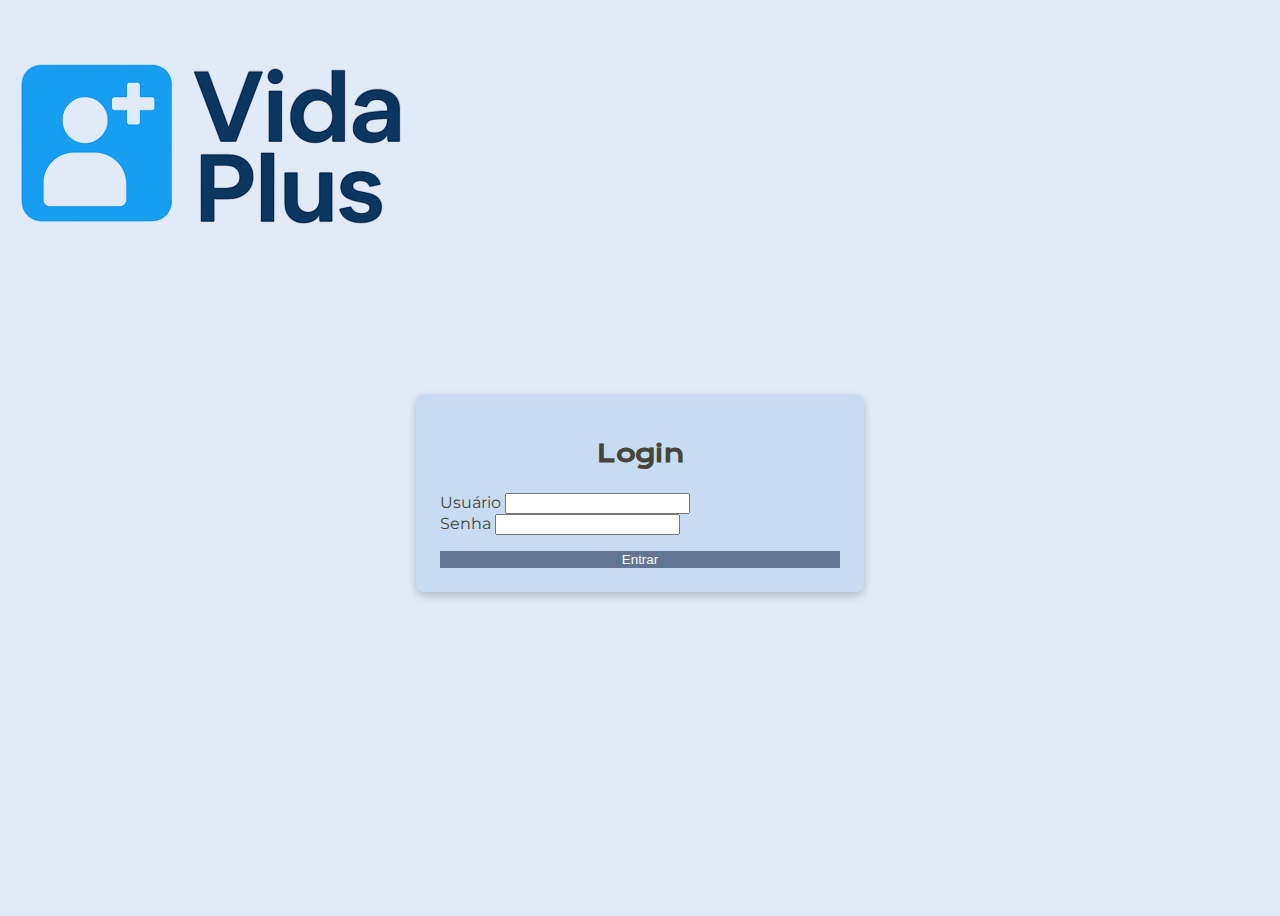
<file: index.html>
<!DOCTYPE html>
<html lang="pt-br">

<head>
  <meta charset="UTF-8">
  <meta name="viewport" content="width=device-width, initial-scale=1.0">
  <link href="https://cdn.jsdelivr.net/npm/bootstrap@5.3.8/dist/css/bootstrap.min.css" rel="stylesheet"
    integrity="sha384-sRIl4kxILFvY47J16cr9ZwB07vP4J8+LH7qKQnuqkuIAvNWLzeN8tE5YBujZqJLB" crossorigin="anonymous">
  <link rel="stylesheet" href="./css/global.css">
  <link rel="stylesheet" href="./css/login.css">
  <title>Vida Plus - Login</title>
</head>

<body>

  <header class="text-center mb-4">
    <img src="img/logo-vidaplus.png" alt="Logo Vida Plus" class="img-fluid" ">
  </header>

  <main>
    <section class=" login-container">
    <h2 class="login-title">Login</h2>
    <form id="loginForm">
      <div class="mb-3">
        <label for="user" class="form-label">Usuário</label>
        <input type="text" class="form-control" id="user" required>
      </div>
      <div class="mb-3">
        <label for="passwd" class="form-label">Senha</label>
        <input type="password" class="form-control" id="passwd" required>
      </div>
      <button type="submit" class="btn btn-primary btn-login">Entrar</button>
    </form>
    </section>

    </main>

    <script src="./js/login.js"></script>
</body>

</html>
</file>
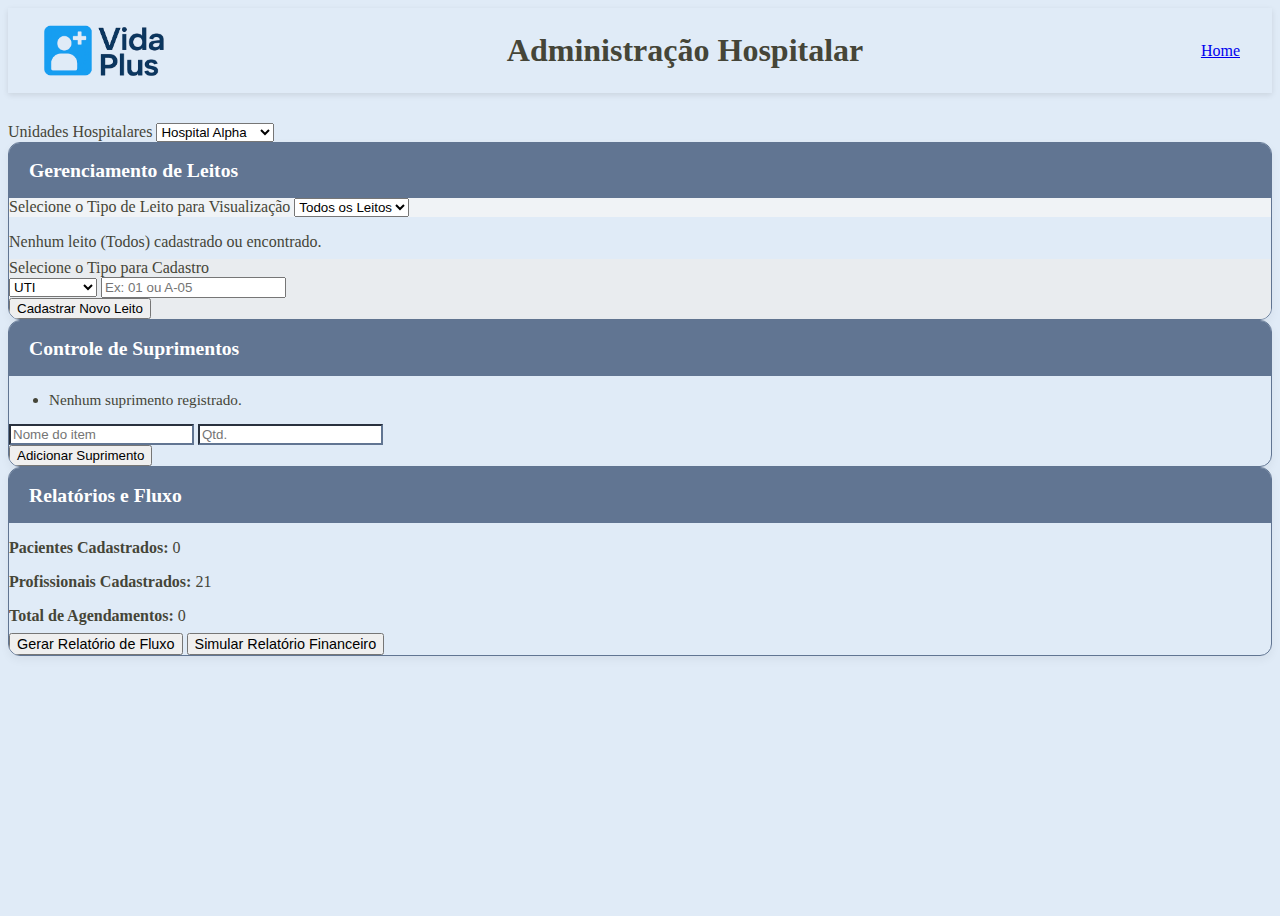
<file: administracao.html>
<!DOCTYPE html>
<html lang="pt-br">

<head>
  <meta charset="UTF-8">
  <meta name="viewport" content="width=device-width, initial-scale=1.0">
  <link href="https://cdn.jsdelivr.net/npm/bootstrap@5.3.8/dist/css/bootstrap.min.css" rel="stylesheet"
    integrity="sha384-sRIl4kxILFvY47J16cr9ZwB07vP4J8+LH7qKQnuqkuIAvNWLzeN8tE5YBujZqJLB" crossorigin="anonymous">
  <link rel="stylesheet" href="./css/global.css">
  <link rel="stylesheet" href="./css/administracao.css">
  <title>Vida Plus - Administração Hospitalar</title>

</head>

<body>

  <header class="header-vida-plus">
    <div class="header-conteudo header-grid">

      <div class="logo-area">
        <img src="./img/logo-vidaplus.png" alt="Vida Plus">
      </div>

      <h1 class="titulo-header">Administração Hospitalar</h1>

      <a href="home.html" class="btn btn-outline-primary">Home</a>

    </div>
  </header>

  <main class="container">
    
    <section class="row mt-4 mb-4 border-bottom pb-3">
        <div class="col-md-6 col-lg-4">
            <label for="seletorUnidade" class="form-label fw-bold">Unidades Hospitalares</label>
            <select id="seletorUnidade" class="form-select">
                <option value="Unidade 1">Hospital Alpha</option>
                <option value="Unidade 2">Hospital Beta</option>
                <option value="Unidade 3">Hospital Omega</option>
            </select>
        </div>
    </section>
    
    <section class="row mt-4">

        <div class="col-md-4 mb-4">
            <div class="card h-100 shadow">
                <div class="card-header">
                    <h3 class="card-title mb-0">Gerenciamento de Leitos</h3>
                </div>
                <div class="card-body">
    
                    <div class="mb-3 p-2 border rounded">
                        <label for="tipoLeitoFiltro" class="form-label fw-bold small mb-1">Selecione o Tipo de Leito para Visualização</label>
                        <select id="tipoLeitoFiltro" class="form-select form-select-sm">
                            <option value="Todos">Todos os Leitos</option>
                            <option value="UTI">UTI</option>
                            <option value="Enfermaria">Enfermaria</option>
                        </select>
                    </div>
    
                    <div id="leitos-lista" class="list-group">
                    </div>
    
                    <div class="mt-3 p-3 border rounded bg-light">
                        <label for="tipoLeitoCadastro" class="form-label fw-bold small mb-1">Selecione o Tipo para Cadastro</label>
                        <div class="input-group mb-2">
                            <select id="tipoLeitoCadastro" class="form-select form-select-sm">
                                <option value="UTI">UTI</option>
                                <option value="Enfermaria">Enfermaria</option>
                            </select>
                            <input type="text" id="nomeLeitoInput" class="form-control form-control-sm"
                                placeholder="Ex: 01 ou A-05">
                        </div>
                        <button id="addLeitoBtn" class="btn btn-sm btn-secondary w-100">Cadastrar Novo Leito</button>
                    </div>
    
                </div>
            </div>
        </div>

        <div class="col-md-4 mb-4">
            <div class="card h-100 shadow">
                <div class="card-header">
                    <h3 class="card-title mb-0">Controle de Suprimentos</h3>
                </div>
                <div class="card-body">
                    <ul id="suprimentos-lista" class="list-group mb-3">
                    </ul>
                    <div class="input-group mb-2">
                        <input type="text" id="suprimento-nome" class="form-control form-control-sm" placeholder="Nome do item">
                        <input type="number" id="suprimento-quantidade" class="form-control form-control-sm" placeholder="Qtd.">
                    </div>
                    <button id="addSuprimentoBtn" class="btn btn-sm btn-secondary w-100">Adicionar Suprimento</button>
                </div>
            </div>
        </div>

        <div class="col-md-4 mb-4">
            <div class="card h-100 shadow">
                <div class="card-header">
                    <h3 class="card-title mb-0">Relatórios e Fluxo</h3>
                </div>
                <div class="card-body">
                    <p><strong>Pacientes Cadastrados:</strong> <span id="totalPacientes">0</span></p>
                    <p><strong>Profissionais Cadastrados:</strong> <span id="totalProfissionais">0</span></p>
                    <p><strong>Total de Agendamentos:</strong> <span id="totalAgendamentos">0</span></p>

                    <div class="d-grid gap-2 mt-4">
                        <button id="gerarRelatorioBtn" class="btn btn-sm btn-secondary">Gerar Relatório de Fluxo</button>
                        <button id="relatorioFinanceiroBtn" class="btn btn-sm btn-secondary">Simular Relatório
                            Financeiro</button>
                    </div>
                </div>
            </div>
        </div>

    </section>

    </main>

  <script src="./js/administracao.js"></script>
</body>

</html>
</file>
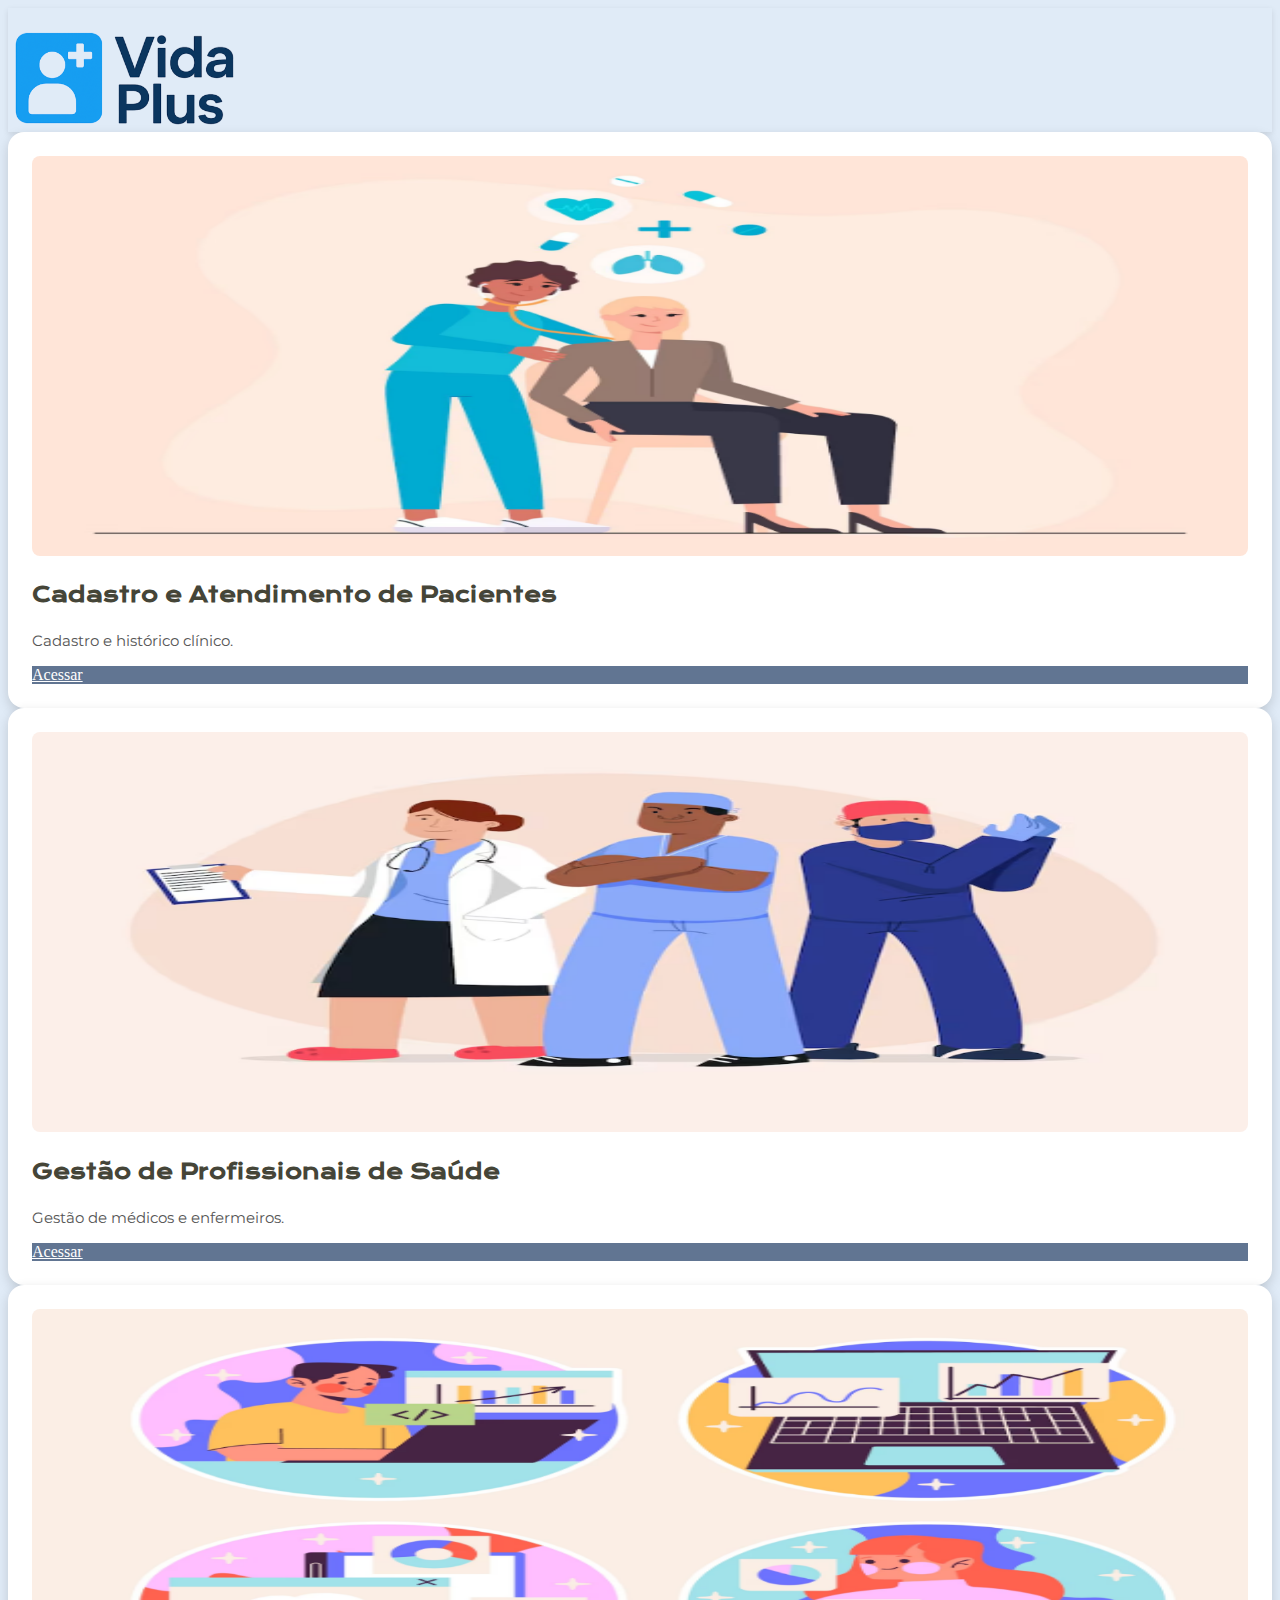
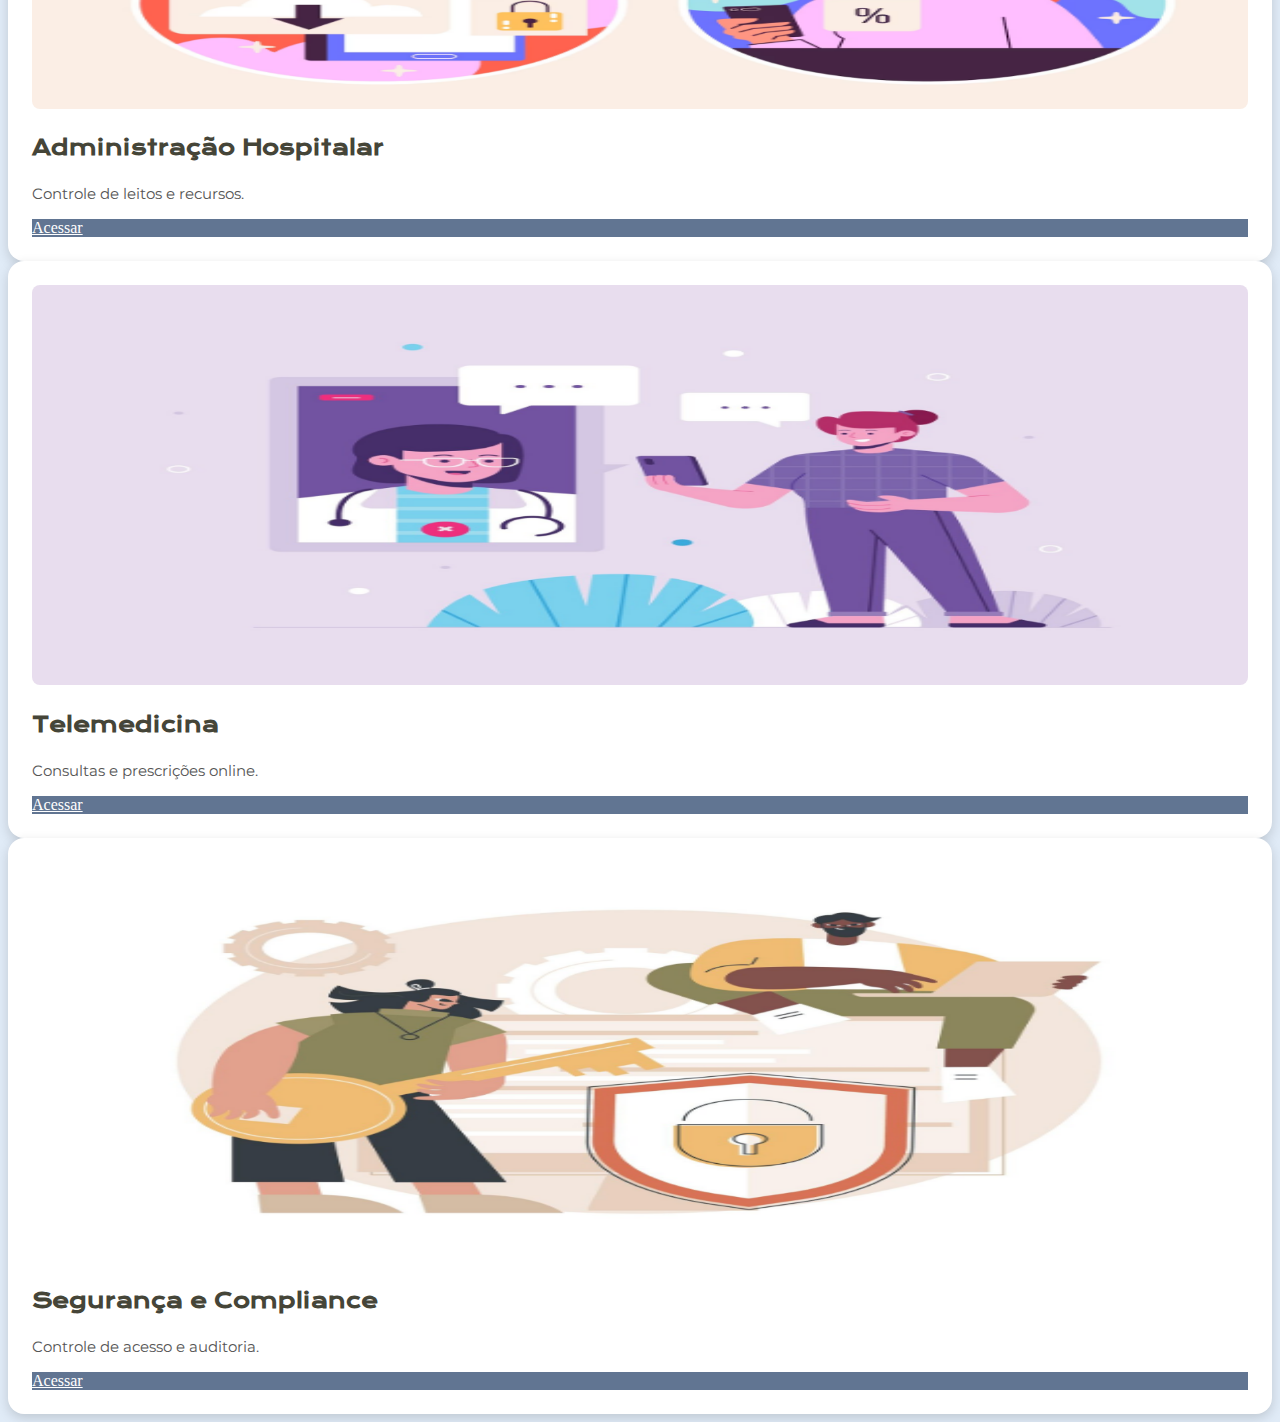
<file: home.html>
<!DOCTYPE html>
<html lang="pt-br">

<head>
  <meta charset="UTF-8">
  <meta name="viewport" content="width=device-width, initial-scale=1.0">
  <link href="https://cdn.jsdelivr.net/npm/bootstrap@5.3.8/dist/css/bootstrap.min.css" rel="stylesheet"
    integrity="sha384-sRIl4kxILFvY47J16cr9ZwB07vP4J8+LH7qKQnuqkuIAvNWLzeN8tE5YBujZqJLB" crossorigin="anonymous">
  <link rel="stylesheet" href="./css/global.css">
  <link rel="stylesheet" href="./css/home.css">
  <title>Vida Plus - Home</title>
</head>

<body>
  <header class="d-flex justify-content-center align-items-center py-4">
    <img src="img/logo-vidaplus.png" alt="Logo Vida Plus" class="logo">
  </header>

  <main class="container my-5">
    <section class="row g-4 justify-content-center">
      <article class="col-12 col-md-4 col-sm-6">
        <div class="card card-custom text-center h-100 p-3">
          <img src="img/pacientes.png" class="card-img-top mb-3" alt="Pacientes">
          <h2 class="card-title">Cadastro e Atendimento de Pacientes</h2>
          <p class="card-text">Cadastro e histórico clínico.</p>
          <a href="pacientes.html" class="btn btn-primary">Acessar</a>
        </div>
      </article>

      <article class="col-12 col-md-4 col-sm-6">
        <div class="card card-custom text-center h-100 p-3">
          <img src="img/profissionais.png" class="card-img-top mb-3" alt="Profissionais">
          <h2 class="card-title">Gestão de Profissionais de Saúde</h2>
          <p class="card-text">Gestão de médicos e enfermeiros.</p>
          <a href="profissionais.html" class="btn btn-primary">Acessar</a>
        </div>
      </article>

      <article class="col-12 col-md-4 col-sm-6">
        <div class="card card-custom text-center h-100 p-3">
          <img src="img/administracao.png" class="card-img-top mb-3" alt="Administração">
          <h2 class="card-title">Administração Hospitalar</h2>
          <p class="card-text">Controle de leitos e recursos.</p>
          <a href="administracao.html" class="btn btn-primary">Acessar</a>
        </div>
      </article>

      <article class="col-12 col-md-4 col-sm-6">
        <div class="card card-custom text-center h-100 p-3">
          <img src="img/telemedicina.png" class="card-img-top mb-3" alt="Telemedicina">
          <h2 class="card-title">Telemedicina</h2>
          <p class="card-text">Consultas e prescrições online.</p>
          <a href="telemedicina.html" class="btn btn-primary">Acessar</a>
        </div>
      </article>

      <article class="col-12 col-md-4 col-sm-6">
        <div class="card card-custom text-center h-100 p-3">
          <img src="img/seguranca.png" class="card-img-top mb-3" alt="Segurança e Compliance">
          <h2 class="card-title">Segurança e Compliance</h2>
          <p class="card-text">Controle de acesso e auditoria.</p>
          <a href="seguranca.html" class="btn btn-primary">Acessar</a>
        </div>
      </article>
    </section>
  </main>
</body>

</html>
</file>
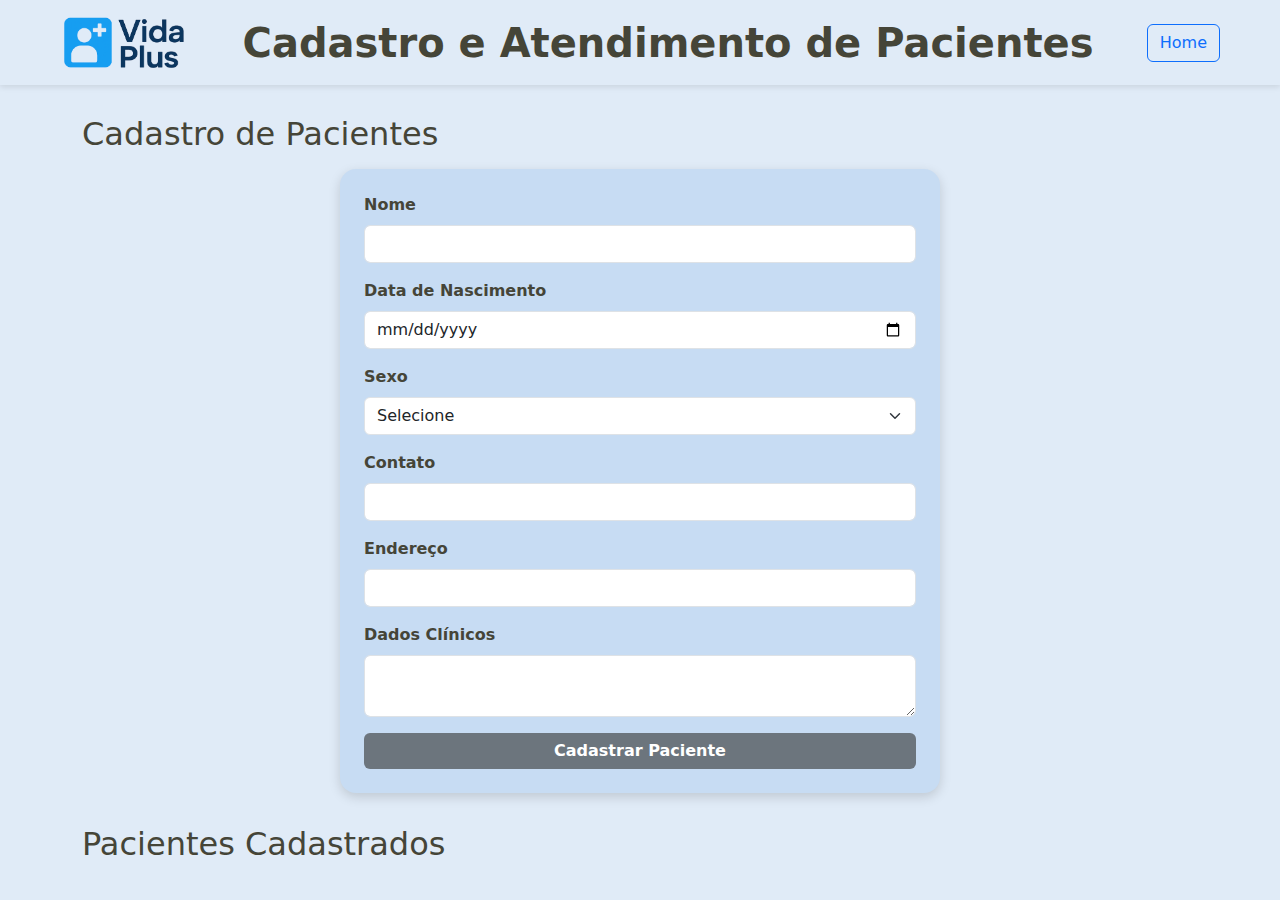
<file: pacientes.html>
<!DOCTYPE html>
<html lang="pt-br">

<head>
  <meta charset="UTF-8">
  <meta name="viewport" content="width=device-width, initial-scale=1.0">

  <link href="https://cdn.jsdelivr.net/npm/bootstrap@5.3.8/dist/css/bootstrap.min.css" rel="stylesheet">
  <link rel="stylesheet" href="./css/global.css">
  <link rel="stylesheet" href="./css/pacientes.css">

  <title>Vida Plus - Pacientes</title>
</head>

<body>

  <header class="header-vida-plus">
    <div class="header-conteudo header-grid">
      <div class="logo-area">
        <img src="./img/logo-vidaplus.png" alt="Vida Plus">
      </div>
      <h1 class="titulo-header">Cadastro e Atendimento de Pacientes</h1>
      <a href="home.html" class="btn btn-outline-primary">Home</a>
    </div>
  </header>

  <main class="container">
    <div>
      <div class="card-body">

        <h2 class="card-title mb-3">Cadastro de Pacientes</h2>

        <form id="formPaciente">

          <div class="mb-3">
            <label for="nome" class="form-label">Nome</label>
            <input type="text" id="nome" class="form-control" required>
          </div>

          <div class="mb-3">
            <label for="dataNascimento" class="form-label">Data de Nascimento</label>
            <input type="date" id="dataNascimento" class="form-control" required>
          </div>

          <div class="mb-3">
            <label for="sexo" class="form-label">Sexo</label>
            <select id="sexo" class="form-select" required>
              <option value="">Selecione</option>
              <option value="Masculino">Masculino</option>
              <option value="Feminino">Feminino</option>
              <option value="Outro">Outro</option>
            </select>
          </div>

          <div class="mb-3">
            <label for="contato" class="form-label">Contato</label>
            <input type="tel" id="contato" class="form-control" required>
          </div>

          <div class="mb-3">
            <label for="endereco" class="form-label">Endereço</label>
            <input type="text" id="endereco" class="form-control" required>
          </div>

          <div class="mb-3">
            <label for="dadosClinicos" class="form-label">Dados Clínicos</label>
            <textarea id="dadosClinicos" class="form-control" required></textarea>
          </div>

          <button type="submit" class="btn btn-secondary w-100">Cadastrar Paciente</button>
        </form>

      </div>
    </div>

   

    <div>
      <div class="card-body">
        <h2 class="card-title mb-3">Pacientes Cadastrados</h2>
        <ul id="listaPacientes" class="list-group"></ul>
      </div>
    </div>

  </main>

  <script src="./js/pacientes.js"></script>

</body>
</html>
</file>
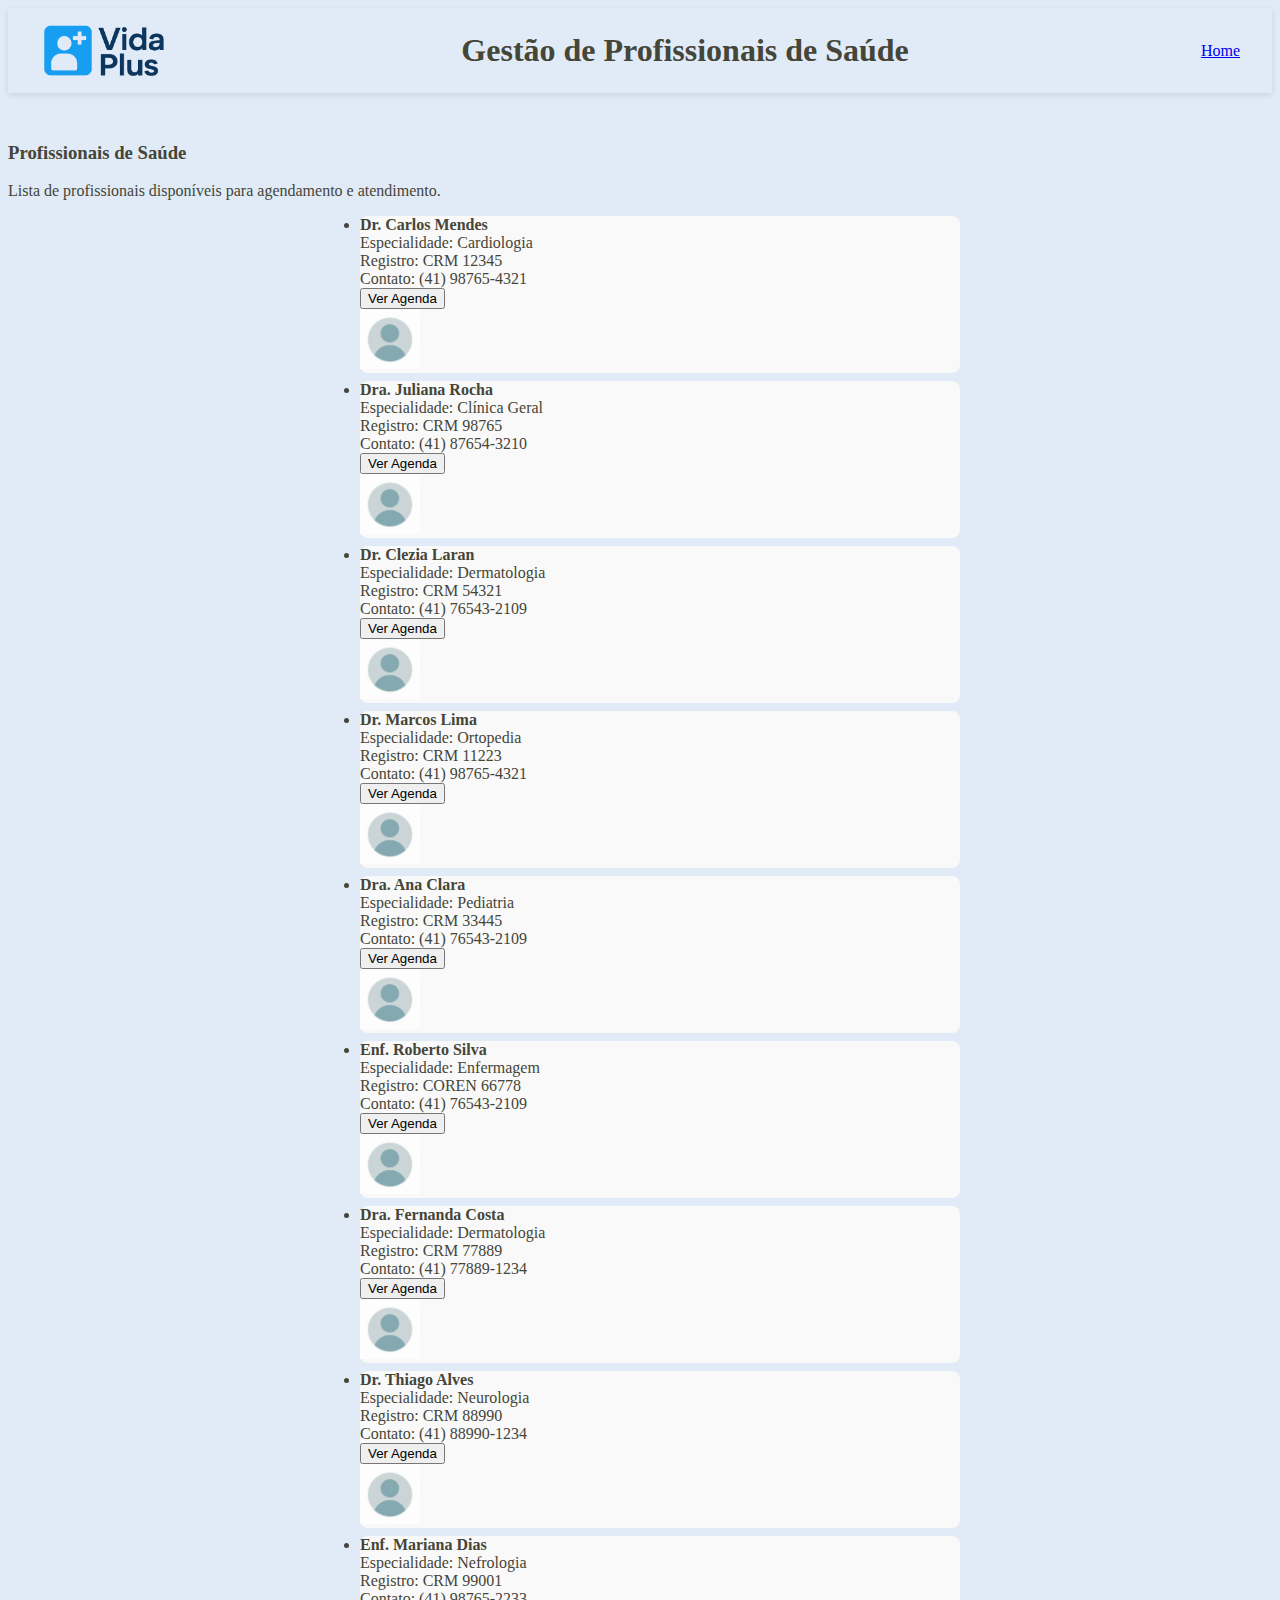
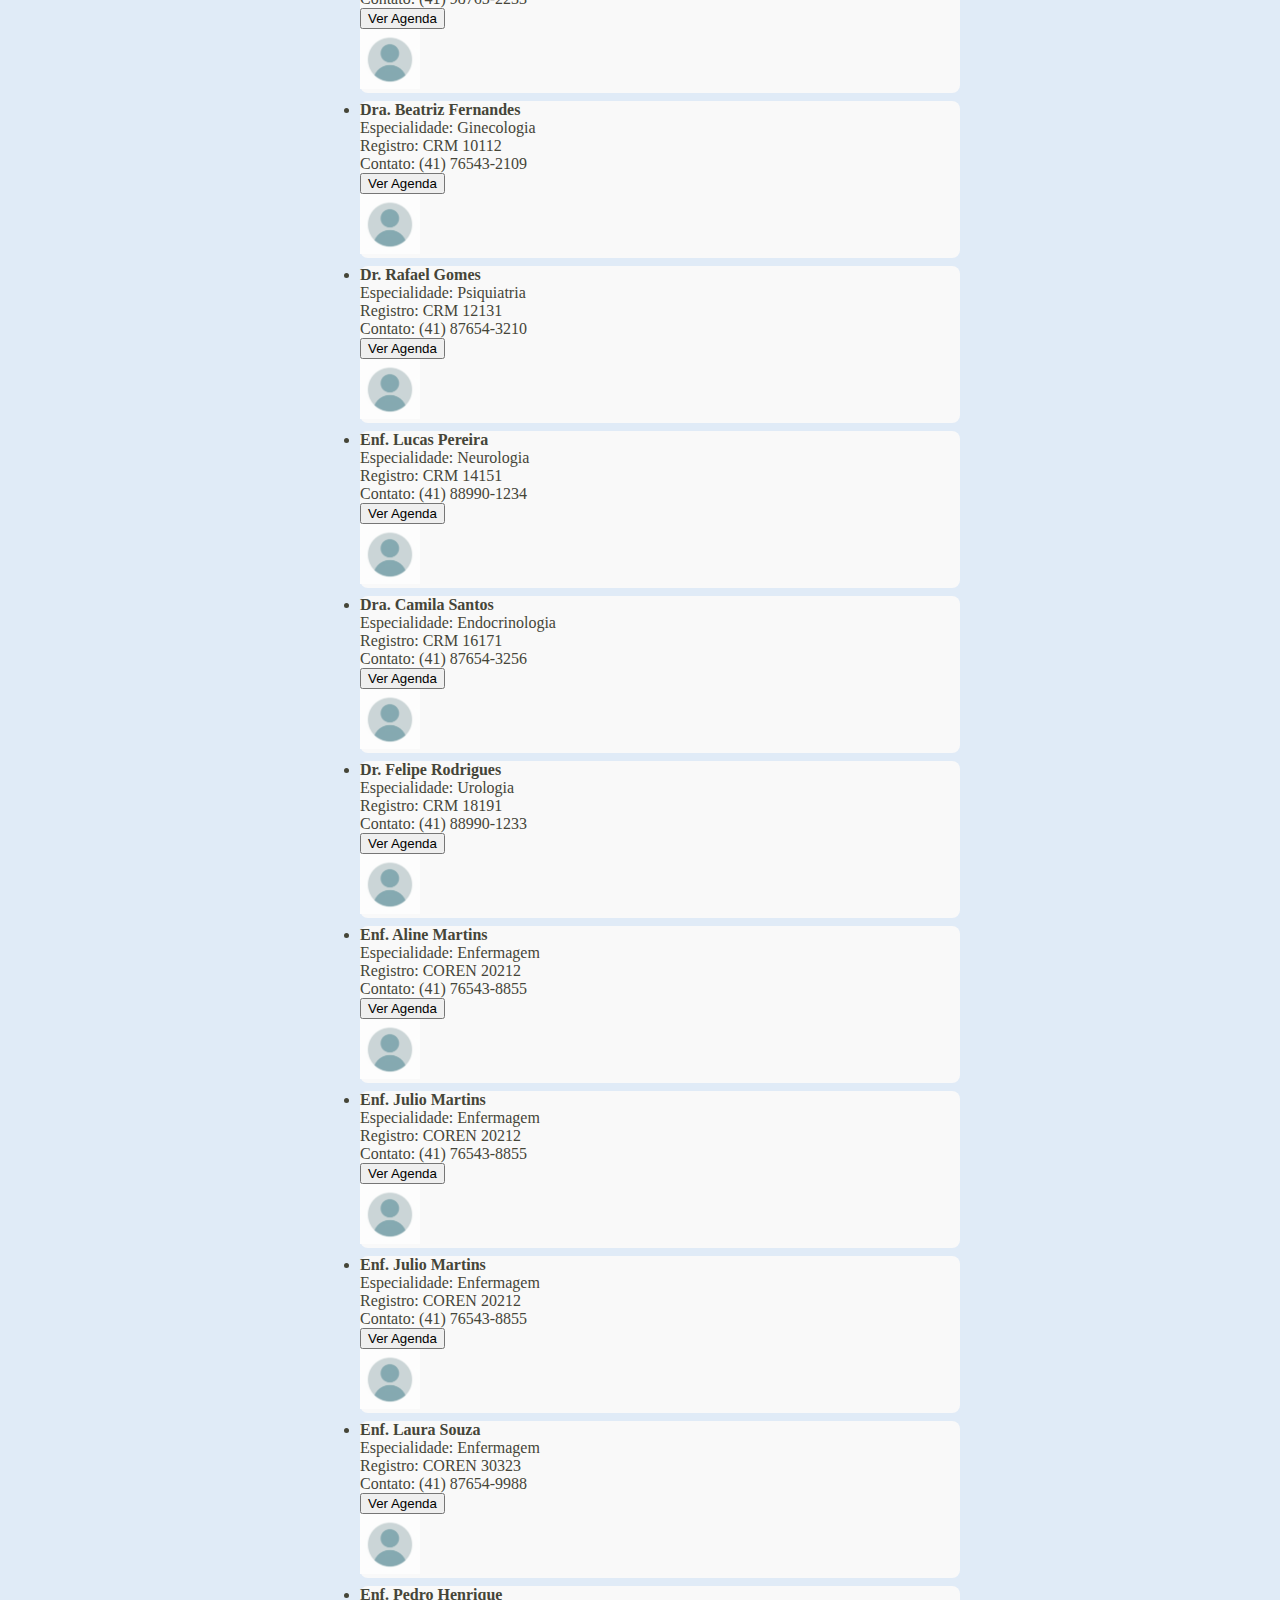
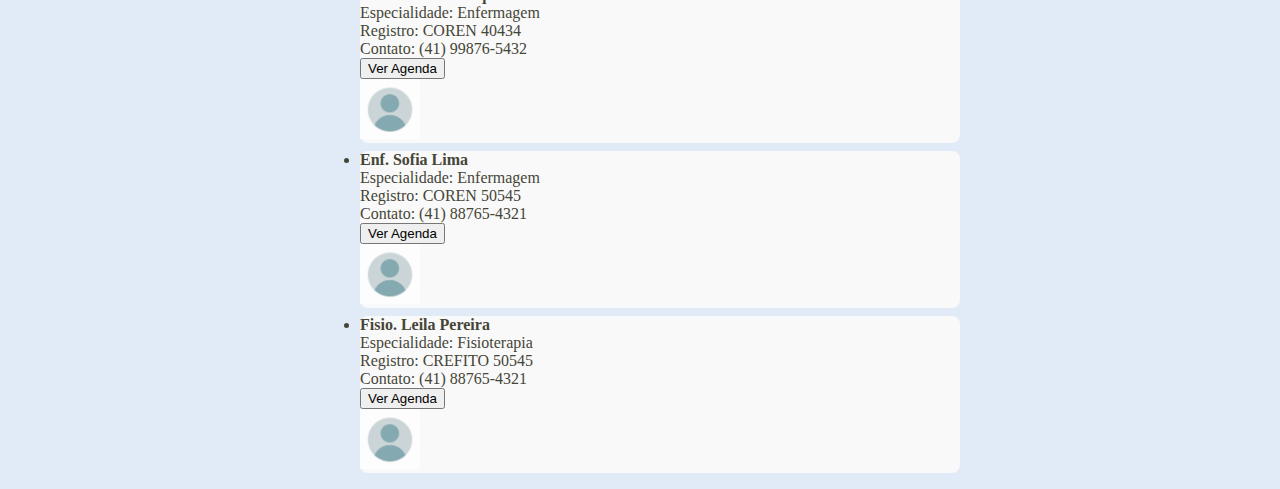
<file: profissionais.html>
<!DOCTYPE html>
<html lang="pt-br">

<head>
  <meta charset="UTF-8">
  <meta name="viewport" content="width=device-width, initial-scale=1.0">
  <link href="https://cdn.jsdelivr.net/npm/bootstrap@5.3.8/dist/css/bootstrap.min.css" rel="stylesheet"
    integrity="sha384-sRIl4kxILFvY47J16cr9ZwB07vP4J8+LH7qKQnuqkuIAvNWLzeN8tE5YBujZqJLB" crossorigin="anonymous">
  <link rel="stylesheet" href="./css/global.css">
  <link rel="stylesheet" href="./css/profissionais.css">
  <title>Vida Plus - Cadastro de Profissionais</title>
</head>

<body>

  <header class="header-vida-plus">
    <div class="header-conteudo header-grid">
      <div class="logo-area">
        <img src="./img/logo-vidaplus.png" alt="Vida Plus">
      </div>
      <h1 class="titulo-header">Gestão de Profissionais de Saúde</h1>
      <a href="home.html" class="btn btn-outline-primary">Home</a>

    </div>
  </header>

  <main class="container">

    <section>
      <h3 id="profissionais-cadastrados" class="mb-3">Profissionais de Saúde</h3>

      <p class="text-muted">
        Lista de profissionais disponíveis para agendamento e atendimento.
      </p>

      <ul id="listaProfissionais" class="list-group"></ul>
    </section>

  </main>

  <script src="./js/profissionais.js"></script>
</body>

</html>
</file>
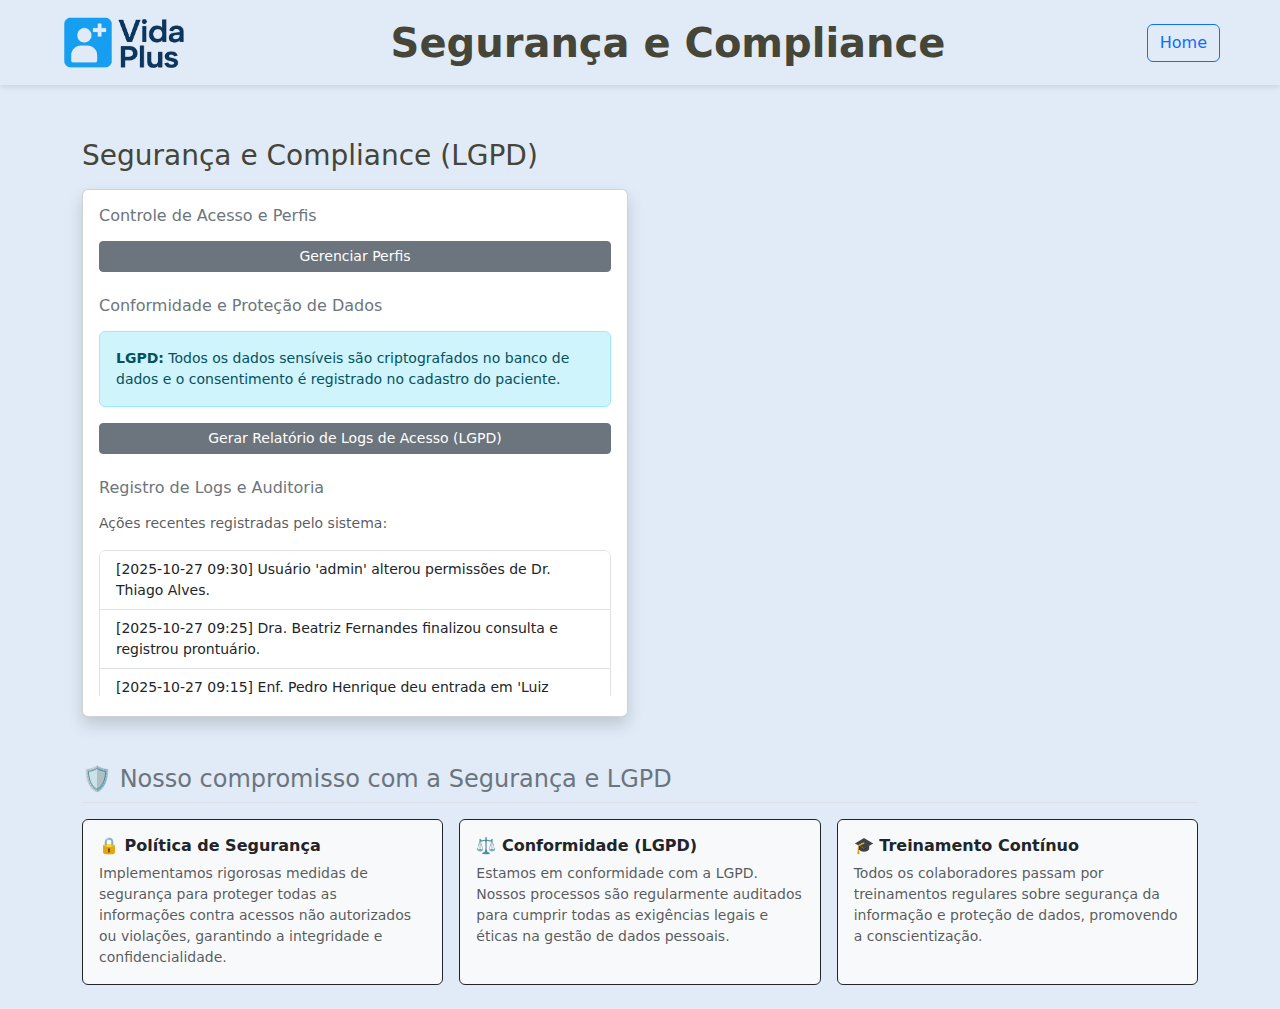
<file: seguranca.html>
<!DOCTYPE html>
<html lang="en">

<head>
  <meta charset="UTF-8">
  <meta name="viewport" content="width=device-width, initial-scale=1.0">
  <link href="https://cdn.jsdelivr.net/npm/bootstrap@5.3.8/dist/css/bootstrap.min.css" rel="stylesheet">
  <link rel="stylesheet" href="./css/global.css">
  <link rel="stylesheet" href="./css/seguranca.css">
  <title>Vida Plus - Segurança e Compliance</title>
</head>

<body>

  <header class="header-vida-plus">
    <div class="header-conteudo header-grid">
      <div class="logo-area">
        <img src="./img/logo-vidaplus.png" alt="Vida Plus">
      </div>
      <h1 class="titulo-header">Segurança e Compliance</h1>
      <a href="home.html" class="btn btn-outline-primary">Home</a>
    </div>
  </header>

  <main class="container">
    <section class="row mt-4">

        <h3 class="card-title mb-3">Segurança e Compliance (LGPD)</h3>

        <div class="col-md-6 mb-4">
            <div class="card shadow h-100">
 
                <div class="card-body">

                    <h6 class="text-secondary mb-3">Controle de Acesso e Perfis</h6>
                    <div class="d-grid gap-2 mb-4">
                        <button class="btn btn-secondary btn-sm" id="btnGerenciarPerfis">
                            Gerenciar Perfis
                        </button>
                    </div>

                    <h6 class="text-secondary mb-3">Conformidade e Proteção de Dados</h6>
                    <div class="alert alert-info small" role="alert">
                        <strong>LGPD:</strong> Todos os dados sensíveis são criptografados no banco de dados e o consentimento é
                        registrado no cadastro do paciente.
                    </div>

                    <div class="d-grid mb-4">
                        <button class="btn btn-secondary btn-sm" id="btnRelatorioLGPD">
                            Gerar Relatório de Logs de Acesso (LGPD)
                        </button>
                    </div>

                    <h6 class="text-secondary mb-3">Registro de Logs e Auditoria</h6>
                    <p class="small text-muted">Ações recentes registradas pelo sistema:</p>
                    <div id="log-auditoria" class="list-group small" style="max-height: 150px; overflow-y: auto;">
                        <div class="list-group-item list-group-item-action">
                            [2025-10-27 09:30] Usuário 'admin' alterou permissões de Dr. Thiago Alves.
                        </div>
                        <div class="list-group-item list-group-item-action">
                            [2025-10-27 09:25] Dra. Beatriz Fernandes finalizou consulta e registrou prontuário.
                        </div>
                        <div class="list-group-item list-group-item-action">
                            [2025-10-27 09:15] Enf. Pedro Henrique deu entrada em 'Luiz Santos' no leito UTI-05.
                        </div>
                    </div>
                </div>
            </div>
        </div>
        
        <div class="col-12 mt-4 mb-4">
            <h4 class="text-secondary mb-3 border-bottom pb-2">🛡️ Nosso compromisso com a Segurança e LGPD</h4>
            
            <div class="row row-cols-1 row-cols-md-3 g-3">
                
                <div class="col">
                    <div class="card bg-light border-dark h-100">
                        <div class="card-body p-3">
                            <h6 class="card-title fw-bold mb-2">🔒 Política de Segurança</h6>
                            <p class="card-text small text-muted">Implementamos rigorosas medidas de segurança para proteger todas as informações contra acessos não autorizados ou violações, garantindo a integridade e confidencialidade.</p>
                        </div>
                    </div>
                </div>

                <div class="col">
                    <div class="card bg-light border-dark h-100">
                        <div class="card-body p-3">
                            <h6 class="card-title fw-bold mb-2">⚖️ Conformidade (LGPD)</h6>
                            <p class="card-text small text-muted">Estamos em conformidade com a LGPD. Nossos processos são regularmente auditados para cumprir todas as exigências legais e éticas na gestão de dados pessoais.</p>
                        </div>
                    </div>
                </div>

                <div class="col">
                    <div class="card bg-light border-dark h-100">
                        <div class="card-body p-3">
                            <h6 class="card-title fw-bold mb-2">🎓 Treinamento Contínuo</h6>
                            <p class="card-text small text-muted">Todos os colaboradores passam por treinamentos regulares sobre segurança da informação e proteção de dados, promovendo a conscientização.</p>
                        </div>
                    </div>
                </div>
            </div>
        </div>

    </section>
</main>

    <script src="./js/seguranca.js"></script>

</body>

</html>
</file>
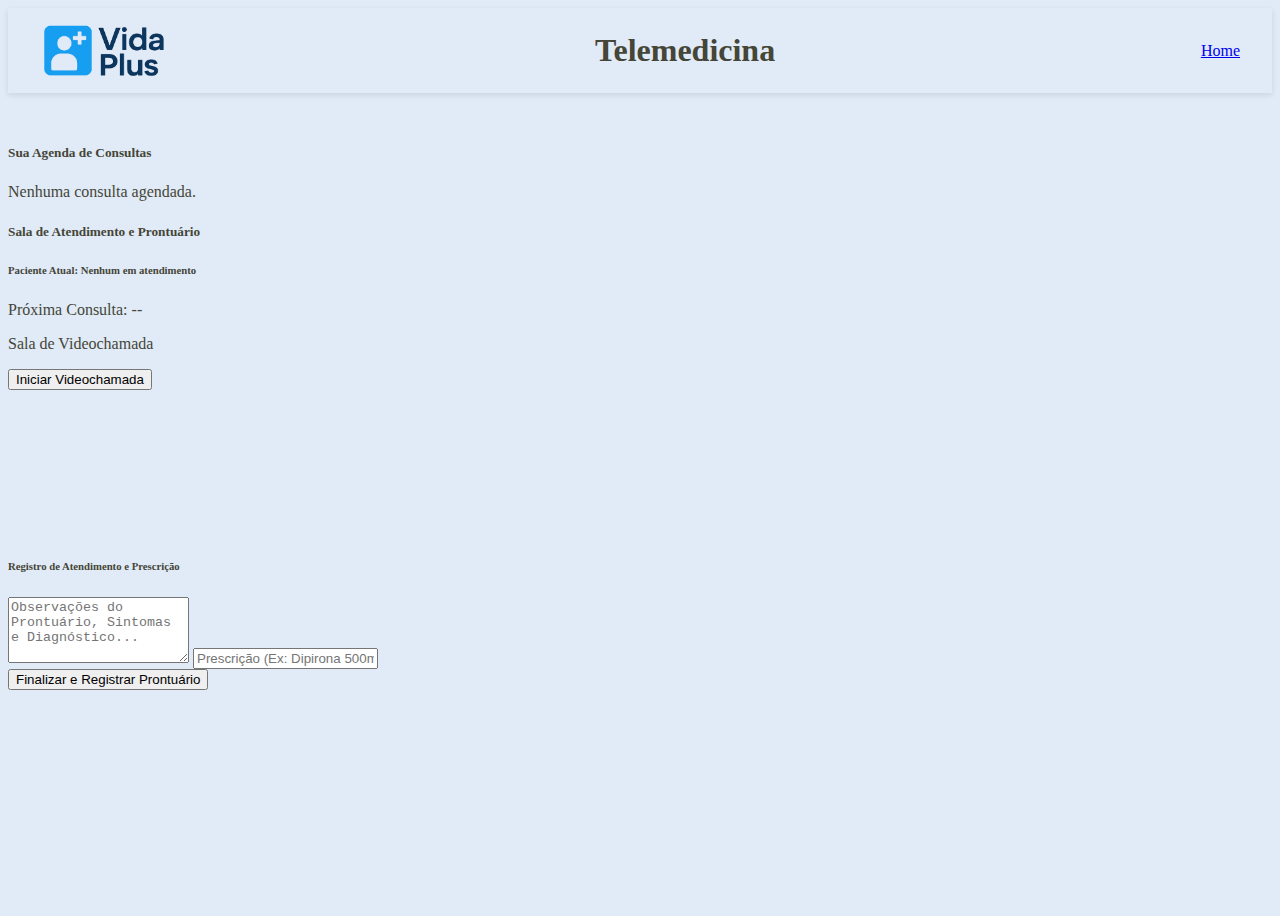
<file: telemedicina.html>
<!DOCTYPE html>
<html lang="pt-br">

<head>
    <meta charset="UTF-8">
    <meta name="viewport" content="width=device-width, initial-scale=1.0">
    <meta name="viewport" content="width=device-width, initial-scale=1.0">
    <link href="https://cdn.jsdelivr.net/npm/bootstrap@5.3.8/dist/css/bootstrap.min.css" rel="stylesheet"
        integrity="sha384-sRIl4kxILFvY47J16cr9ZwB07vP4J8+LH7qKQnuqkuIAvNWLzeN8tE5YBujZqJLB" crossorigin="anonymous">
    <link rel="stylesheet" href="./css/global.css">
    <link rel="stylesheet" href="./css/telemedicina.css">
    <title>Vida Plus - Telemedicina</title>
</head>

<body>

    <header class="header-vida-plus">
        <div class="header-conteudo header-grid">

            <div class="logo-area">
                <img src="./img/logo-vidaplus.png" alt="Vida Plus">
            </div>

            <h1 class="titulo-header">Telemedicina</h1>

            <a href="home.html" class="btn btn-outline-primary">Home</a>

        </div>
    </header>

    <main class="container">
        <section class="row mt-4 justify-content-center">
            <div class="col-md-8">
                <div class="mb-4">
                    <div class="card shadow">
                        <div class="card-header bg-primary text-white">
                            <h5 class="card-title mb-0">Sua Agenda de Consultas</h5>
                        </div>
                        <div class="card-body">
                            <div id="agenda-lista" class="list-group">
                                <p class="text-muted">Carregando seus agendamentos...</p>
                            </div>
                        </div>
                    </div>
                </div>

                
                <div class="mb-4">
                    
                    <div class="card shadow">
                        <div class="card-header bg-success text-white">
                            <h5 class="card-title mb-0">Sala de Atendimento e Prontuário</h5>
                        </div>
                        <div class="card-body">

                            <div id="atendimento-info" class="p-3 mb-3 border rounded">
                                <h6 class="text-secondary">Paciente Atual: <strong id="nome-paciente-atual">Nenhum em
                                        atendimento</strong></h6>
                                <p class="small mb-2">Próxima Consulta: <span id="horario-proxima-consulta">--</span>
                                </p>
                            </div>

                            <div id="video-area" class="bg-dark text-white text-center p-5 rounded mb-3"
                                style="min-height: 200px;">
                                <p class="mb-3">Sala de Videochamada</p>
                                <button id="iniciar-consulta-btn" class="btn btn-warning btn-lg disabled">Iniciar
                                    Videochamada</button>
                            </div>

                            <div id="prontuario-form">
                                <h6>Registro de Atendimento e Prescrição</h6>
                                <textarea id="prontuario-texto" class="form-control mb-3" rows="4"
                                    placeholder="Observações do Prontuário, Sintomas e Diagnóstico..."></textarea>

                                <input type="text" id="prescricao-texto" class="form-control mb-3"
                                    placeholder="Prescrição (Ex: Dipirona 500mg - 1x ao dia por 5 dias)">

                                <div class="d-grid">
                                    <button id="finalizar-atendimento-btn" class="btn btn-success disabled">Finalizar e
                                        Registrar Prontuário</button>
                                </div>
                            </div>

                        </div>
                    </div>
                </div>

            </div>
        </section>
    </main>

    <script src="./js/telemedicina.js"></script>

</body>

</html>
</file>
<file: css/global.css>
/* Usando google fontes: Krona e Montserrat */
@import url('https://fonts.googleapis.com/css2?family=Krona+One&family=Montserrat:wght@400;600&display=swap');

/* Definindo variáveis globais para serem reutilizadas*/
:root {
  --cor-primaria: #e0ebf7;
  --cor-secundaria: #454538;
  --cor-terciaria: #617592;
  --cor-caixainput: #c7dcf3;
  --cor-btnsubmithover: #333333; 
}

/* Definindo o css do body em todos os menus */
body {
  background-color: var(--cor-primaria);
  color: var(--cor-secundaria);
  display: flex;
  min-height: 100vh;
  flex-direction: column;
}
</file>
<file: css/login.css>
header {
  margin-top: 3rem;
}

header .logo {
  max-height: 80px;
  width: auto;
}

.login-container {
  background-color: var(--cor-caixainput);
  border-radius: 0.5rem;
  box-shadow: 0 4px 8px rgba(0,0,0,0.2);
  margin: 10rem auto 0;
  width: 400px;
  padding: 1.5rem;
  font-family: 'Montserrat', sans-serif;
}

.login-title {
  text-align: center;
  margin-bottom: 1.5rem;
  font-family: 'Krona One', sans-serif;
}

.btn-login {
  width: 100%;
  margin-top: 1rem;
  border: none;
  background-color: var(--cor-terciaria);
  color: #ffffff;
}

.btn-primary:hover {
  background-color: var(--cor-btnsubmithover);
}
</file>
<file: css/administracao.css>
.header-vida-plus {
  width: 100%;
  background-color: var(--cor-primaria);
  box-shadow: 0 2px 6px rgba(0,0,0,0.1);
  margin-bottom: 30px;
}

.header-conteudo {
  max-width: 1200px;
  margin: 0 auto;
  padding: 15px 20px;
  display: grid;
  grid-template-columns: auto 1fr auto;
  align-items: center;
}

.logo-area {
  display: flex;
  align-items: center;
  gap: 15px;
}

.logo-area img {
  height: 55px;
}

.logo-area h1 {
  display: none;
}

.titulo-header {
  text-align: center;
  margin: 0;
  color: var(--cor-secundaria);
  font-weight: 600;
}

.header-conteudo a.btn {
  justify-self: end;
}



.card {
    border: 1px solid var(--cor-terciaria);
    border-radius: 0.75rem;
    overflow: hidden;
    box-shadow: 0 4px 10px rgba(0, 0, 0, 0.05);
}


.card-header {
    font-weight: 700;
    padding: 1rem 1.25rem; 
    font-size: 1.05rem;
    display: flex; 
    align-items: center; 
    background-color: var(--cor-terciaria); 
    color: white;
}


.card-header .card-title {
    margin: 0;
}


.card-body p {
    margin-bottom: 0.5rem;
}

.card-body strong {
    color: var(--cor-secundaria);
}



.card-body > .p-2.border.rounded {
    background-color: #f0f3f6;
}


.card-body > .p-3.border.rounded.bg-light {
    background-color: #e9ecef;
}

#leitos-lista .list-group-item {
    cursor: pointer;
    transition: background-color 0.2s;
    border-radius: 0.5rem;
    margin-bottom: 5px;
}

#leitos-lista .list-group-item:hover {
    filter: brightness(0.95);
}


#suprimentos-lista {
    font-size: 0.95rem;
}


#suprimento-nome, #suprimento-quantidade {
    background-color: white; 
    border-color: var(--cor-terciaria);
}


.card-body .d-grid.gap-2 button {
    font-size: 0.9rem;
    font-weight: 500;
}

.btn-secondary:hover {
    background-color: var(--cor-secundaria);
    border: none;
}
</file>
<file: css/home.css>
header {
  box-shadow: 0 2px 6px rgba(0,0,0,0.1);
}

.logo {
  padding-top: 20px;
  max-height: 100px;
}

.card-custom {
  border: none;
  border-radius: 1rem;
  box-shadow: 0 4px 12px rgba(0,0,0,0.15);
  transition: transform 0.2s ease, box-shadow 0.2s ease;
  background-color: #ffffff;
  padding: 1.5rem;
  min-height: 450px;
  display: flex;
  flex-direction: column;
  justify-content: space-between;
}

.card-custom:hover {
  transform: translateY(-5px);
  box-shadow: 0 8px 20px rgba(0,0,0,0.25);
}

.card-img-top {
  width: 100%;
  height: 400px;
  /* object-fit: cover; */
  margin: 0 auto 0.5rem auto;
  border-radius: 0.5rem;
}

.card-title {
  font-family: 'Krona One', sans-serif;
  font-weight: 600;
  font-size: 1.3rem;
  margin-bottom: 0.5rem;
  color: var(--cor-secundaria);
}

.card-text {
  font-family: 'Montserrat', sans-serif;
  font-size: 0.95rem;
  color: #555555;
  margin-bottom: 1rem;
}

.btn-primary {
  border: none;
  background-color: var(--cor-terciaria);
  color: #ffffff;
}

.btn-primary:hover {
  background-color: #333333;
}

.row.justify-content-center {
  justify-content: center;
}
</file>
<file: css/pacientes.css>
.header-vida-plus {
  width: 100%;
  background-color: var(--cor-primaria);
  box-shadow: 0 2px 6px rgba(0,0,0,0.1);
  margin-bottom: 30px;
}

.header-conteudo {
  max-width: 1200px;
  margin: 0 auto;
  padding: 15px 20px;
  display: grid;
  grid-template-columns: auto 1fr auto;
  align-items: center;
}

.logo-area {
  display: flex;
  align-items: center;
  gap: 15px;
}

.logo-area img {
  height: 55px;
}

.logo-area h1 {
  display: none;
}

.titulo-header {
  text-align: center;
  margin: 0;
  color: var(--cor-secundaria);
  font-weight: 600;
}

.header-conteudo a.btn {
  justify-self: end;
}

form#formPaciente {
  max-width: 600px;
  margin: 0 auto 2rem auto;
  padding: 1.5rem;
  background-color: var(--cor-caixainput);
  border-radius: 1rem;
  box-shadow: 0 4px 12px rgba(0,0,0,0.15);
}

form#formPaciente .form-label {
  font-weight: 600;
  color: var(--cor-secundaria);
}

form#formPaciente .form-control {
  margin-bottom: 1rem;
}

form#formPaciente .btn-secondary {
  border: none;
  width: 100%;
  font-weight: 600;
}

form#formPaciente .btn-secondary:hover {
  background-color: var(--cor-btnsubmithover);
}

#listaPacientes {
  max-width: 600px;
  margin: 0 auto;
}

#listaPacientes .list-group-item {
  border-radius: 0.5rem;
  margin-bottom: 0.5rem;
  background-color: #f9f9f9;
  color: var(--cor-secundaria);
  font-weight: 500;
}
</file>
<file: css/profissionais.css>
.header-vida-plus {
  width: 100%;
  background-color: var(--cor-primaria);
  box-shadow: 0 2px 6px rgba(0,0,0,0.1);
  margin-bottom: 30px;
}

.header-conteudo {
  max-width: 1200px;
  margin: 0 auto;
  padding: 15px 20px;
  display: grid;
  grid-template-columns: auto 1fr auto;
  align-items: center;
}

.logo-area {
  display: flex;
  align-items: center;
  gap: 15px;
}

.logo-area img {
  height: 55px;
}

.logo-area h1 {
  display: none;
}

.titulo-header {
  text-align: center;
  margin: 0;
  color: var(--cor-secundaria);
  font-weight: 600;
}

.header-conteudo a.btn {
  justify-self: end;
}


form#formProfissional {
  max-width: 600px;
  margin: 0 auto 2rem auto;
  padding: 1.5rem;
  background-color: var(--cor-caixainput);
  border-radius: 1rem;
  box-shadow: 0 4px 12px rgba(0,0,0,0.15);
}

form#formProfissional .form-label {
  font-weight: 600;
  color: var(--cor-secundaria);
}

form#formProfissional .form-control,
form#formProfissional .form-select {
  margin-bottom: 1rem;
}

form#formProfissional .btn-primary {
  background-color: var(--cor-secundaria);
  border: none;
  width: 100%;
  font-weight: 600;
}

form#formProfissional .btn-primary:hover {
  background-color: var(--cor-btnsubmithover);
}

#listaProfissionais {
  max-width: 600px;
  margin: 0 auto;
}

#listaProfissionais .list-group-item {
  border-radius: 0.5rem;
  margin-bottom: 0.5rem;
  background-color: #f9f9f9;
  color: var(--cor-secundaria);
  font-weight: 500;
}
</file>
<file: css/seguranca.css>
.header-vida-plus {
  width: 100%;
  background-color: var(--cor-primaria);
  box-shadow: 0 2px 6px rgba(0,0,0,0.1);
  margin-bottom: 30px;
}

.header-conteudo {
  max-width: 1200px;
  margin: 0 auto;
  padding: 15px 20px;
  display: grid;
  grid-template-columns: auto 1fr auto;
  align-items: center;
}

.logo-area {
  display: flex;
  align-items: center;
  gap: 15px;
}

.logo-area img {
  height: 55px;
}

.logo-area h1 {
  display: none;
}

.titulo-header {
  text-align: center;
  margin: 0;
  color: var(--cor-secundaria);
  font-weight: 600;
}

.header-conteudo a.btn {
  justify-self: end;
}
</file>
<file: css/telemedicina.css>
.header-vida-plus {
  width: 100%;
  background-color: var(--cor-primaria);
  box-shadow: 0 2px 6px rgba(0,0,0,0.1);
  margin-bottom: 30px;
}

.header-conteudo {
  max-width: 1200px;
  margin: 0 auto;
  padding: 15px 20px;
  display: grid;
  grid-template-columns: auto 1fr auto;
  align-items: center;
}

.logo-area {
  display: flex;
  align-items: center;
  gap: 15px;
}

.logo-area img {
  height: 55px;
}

.logo-area h1 {
  display: none;
}

.titulo-header {
  text-align: center;
  margin: 0;
  color: var(--cor-secundaria);
  font-weight: 600;
}

.header-conteudo a.btn {
  justify-self: end;
}
</file>
